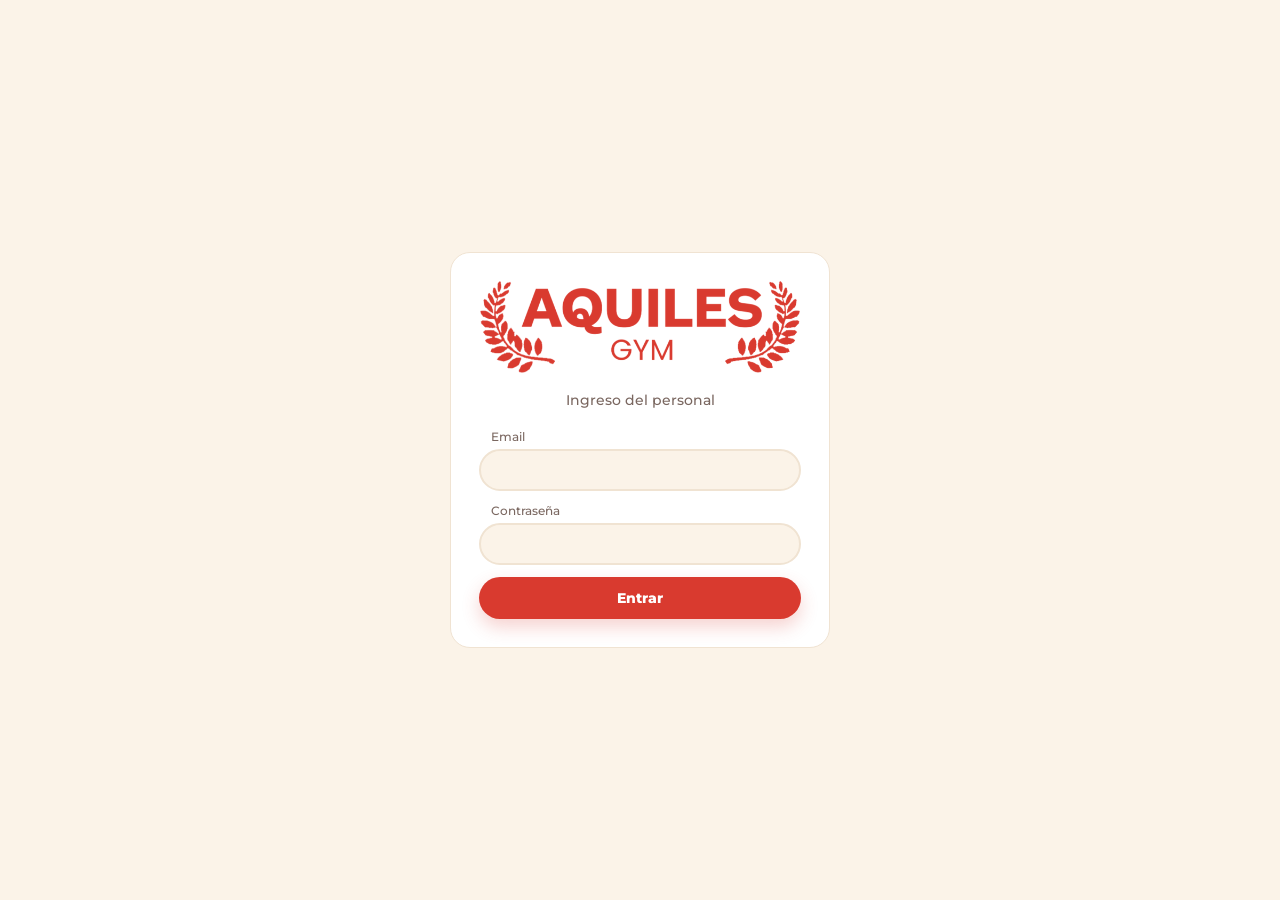
<file: index.html>
<!doctype html>
<html lang="es">
  <head>
    <meta charset="UTF-8" />
    <link rel="icon" type="image/png" href="./favicon.png" />
    <link rel="apple-touch-icon" href="./icon-192.png" />
    <link rel="preconnect" href="https://fonts.googleapis.com" />
    <link href="https://fonts.googleapis.com/css2?family=Bebas+Neue&family=Montserrat:wght@500;800&family=Poppins:wght@800&display=swap" rel="stylesheet" />
    <meta name="viewport" content="width=device-width, initial-scale=1.0" />
    <title>Aquiles GYM</title>
    <script type="module" crossorigin src="./assets/index-Dx-kNZo7.js"></script>
    <link rel="stylesheet" crossorigin href="./assets/index-D34jEGrf.css">
  </head>
  <body>
    <div id="root"></div>
  </body>
</html>
</file>
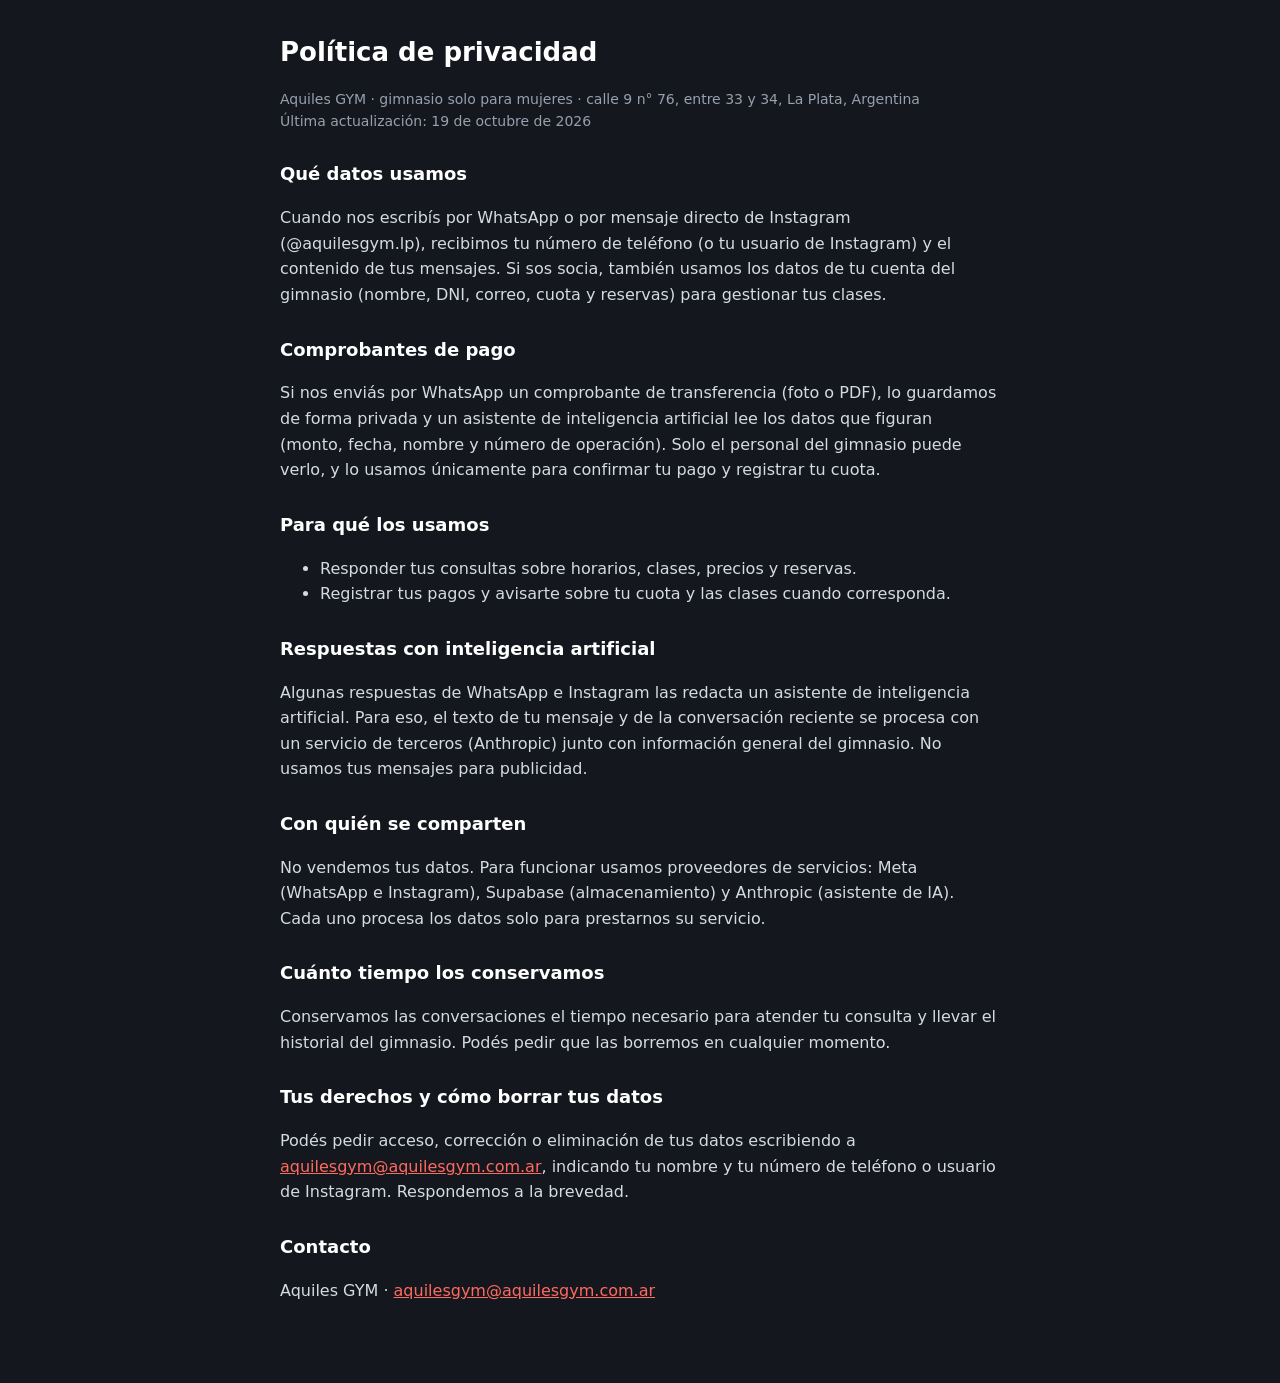
<file: privacidad.html>
<!doctype html>
<html lang="es">
<head>
<meta charset="UTF-8" />
<meta name="viewport" content="width=device-width, initial-scale=1.0" />
<title>Política de privacidad · Aquiles GYM</title>
<style>
  body{margin:0;background:#14181e;color:#fff;font-family:system-ui,Arial,sans-serif;line-height:1.6}
  main{max-width:720px;margin:0 auto;padding:32px 20px 64px}
  h1{font-size:26px;margin:0 0 4px}
  h2{font-size:18px;margin:28px 0 6px}
  p,li{color:#d5dae3}
  a{color:#ff6a60}
  .mute{color:#97a0af;font-size:14px}
</style>
</head>
<body>
<main>
  <h1>Política de privacidad</h1>
  <p class="mute">Aquiles GYM · gimnasio solo para mujeres · calle 9 n° 76, entre 33 y 34, La Plata, Argentina<br/>Última actualización: 19 de octubre de 2026</p>

  <h2>Qué datos usamos</h2>
  <p>Cuando nos escribís por WhatsApp o por mensaje directo de Instagram (@aquilesgym.lp), recibimos tu número de teléfono (o tu usuario de Instagram) y el contenido de tus mensajes. Si sos socia, también usamos los datos de tu cuenta del gimnasio (nombre, DNI, correo, cuota y reservas) para gestionar tus clases.</p>

  <h2>Comprobantes de pago</h2>
  <p>Si nos enviás por WhatsApp un comprobante de transferencia (foto o PDF), lo guardamos de forma privada y un asistente de inteligencia artificial lee los datos que figuran (monto, fecha, nombre y número de operación). Solo el personal del gimnasio puede verlo, y lo usamos únicamente para confirmar tu pago y registrar tu cuota.</p>

  <h2>Para qué los usamos</h2>
  <ul>
    <li>Responder tus consultas sobre horarios, clases, precios y reservas.</li>
    <li>Registrar tus pagos y avisarte sobre tu cuota y las clases cuando corresponda.</li>
  </ul>

  <h2>Respuestas con inteligencia artificial</h2>
  <p>Algunas respuestas de WhatsApp e Instagram las redacta un asistente de inteligencia artificial. Para eso, el texto de tu mensaje y de la conversación reciente se procesa con un servicio de terceros (Anthropic) junto con información general del gimnasio. No usamos tus mensajes para publicidad.</p>

  <h2>Con quién se comparten</h2>
  <p>No vendemos tus datos. Para funcionar usamos proveedores de servicios: Meta (WhatsApp e Instagram), Supabase (almacenamiento) y Anthropic (asistente de IA). Cada uno procesa los datos solo para prestarnos su servicio.</p>

  <h2>Cuánto tiempo los conservamos</h2>
  <p>Conservamos las conversaciones el tiempo necesario para atender tu consulta y llevar el historial del gimnasio. Podés pedir que las borremos en cualquier momento.</p>

  <h2>Tus derechos y cómo borrar tus datos</h2>
  <p>Podés pedir acceso, corrección o eliminación de tus datos escribiendo a <a href="mailto:aquilesgym@aquilesgym.com.ar">aquilesgym@aquilesgym.com.ar</a>, indicando tu nombre y tu número de teléfono o usuario de Instagram. Respondemos a la brevedad.</p>

  <h2>Contacto</h2>
  <p>Aquiles GYM · <a href="mailto:aquilesgym@aquilesgym.com.ar">aquilesgym@aquilesgym.com.ar</a></p>
</main>
</body>
</html>
</file>
<file: assets/index-D34jEGrf.css>
:root{--lightningcss-light:initial;--lightningcss-dark: ;color-scheme:light;--teal:#d93a2f;--teal2:#b92a21;--teal-l:#fce6de;--ink:#2b1b17;--mute:#7a6760;--bg:#fbf3e8;--card:#fff;--card2:#fbf3e8;--line:#f0e3d2;--red:#b92a21;--danger:#b92a21;--amber:#9a6212;--green:#2e8b5e;--info:#2b6cb0;--wait:#6b5bd2;--side:#fff;--blush:#fce6de;--tint:#f7ebdb;--shadow:0 6px 20px #5a2a1a14}*{box-sizing:border-box}html,body,#root{height:100%;margin:0}body{color:var(--ink);background:var(--bg);-webkit-font-smoothing:antialiased;font-family:Montserrat,system-ui,Arial,sans-serif;font-size:14px;font-weight:500}button,input,select,textarea{font:inherit;color:inherit}a{color:inherit;text-decoration:none}h1,.brand{letter-spacing:.02em;font-family:Bebas Neue,Impact,sans-serif;font-weight:400}h2,h3{font-family:Montserrat,sans-serif;font-weight:800}::selection{background:#d93a2f33}::-webkit-scrollbar{width:10px;height:10px}::-webkit-scrollbar-thumb{background:#e2d2bd;border-radius:99px}::-webkit-scrollbar-track{background:0 0}.app{grid-template-rows:68px 1fr;grid-template-columns:240px 1fr;gap:16px;height:100%;padding:16px;display:grid}.top{background:var(--card);box-shadow:var(--shadow);z-index:2;border-radius:24px;grid-column:1/-1;align-items:center;gap:14px;padding:0 24px;display:flex}.logo{width:auto;height:42px;display:block}.brand{font-size:24px}.badge{color:var(--amber);background:#f6e2bd;border-radius:99px;padding:5px 12px;font-size:12px;font-weight:800}.badge.ok{color:var(--green);background:#ddf1e6}.grow{flex:1}.side{background:var(--card);box-shadow:var(--shadow);border-radius:24px;padding:16px 12px;overflow:auto}.side a{height:44px;color:var(--mute);border-radius:99px;align-items:center;gap:12px;margin-bottom:4px;padding:0 16px;font-size:14px;font-weight:500;transition:background .25s,color .25s,box-shadow .25s;display:flex}.side a.on{background:var(--teal);color:#fff;font-weight:800;box-shadow:0 6px 14px #d93a2f44}.side a.on .ico{color:#fff}.side a:hover:not(.on){background:var(--tint);color:var(--ink)}.side .ico{justify-content:center;width:20px;display:inline-flex}.main{padding:12px 18px 48px 8px;overflow:auto}.main h1{margin:0 0 4px;font-size:48px;line-height:1.05}.sub{color:var(--mute);margin:0 0 20px}.grid{gap:16px;display:grid}.g3{grid-template-columns:repeat(3,1fr)}.g4{grid-template-columns:repeat(4,1fr)}.g2{grid-template-columns:1fr 1fr}@media (width<=900px){.app{grid-template-rows:68px auto minmax(0,1fr);grid-template-columns:1fr;gap:12px;padding:12px}.side{border-radius:99px;padding:8px 10px;display:flex;overflow-x:auto}.side a{white-space:nowrap;flex:none;height:40px;margin:0 4px 0 0;padding:0 14px}.g3,.g4,.g2{grid-template-columns:1fr}.main{padding:6px 4px 36px}.brand{display:none}}.card{background:var(--card);box-shadow:var(--shadow);border:0;border-radius:24px;padding:20px}.card h3{margin:0 0 6px;font-size:16px}.stat b{font-family:Poppins,sans-serif;font-size:34px;font-weight:800;line-height:1.15;display:block}.stat span{color:var(--mute);font-size:13px}.row{align-items:center;gap:10px;display:flex}.between{justify-content:space-between}.wrap{flex-wrap:wrap}.btn{background:var(--teal);color:#fff;cursor:pointer;border:2px solid #0000;border-radius:99px;padding:10px 22px;font-family:Montserrat,sans-serif;font-weight:800;transition:background .2s,transform .15s,box-shadow .2s;box-shadow:0 8px 18px #d93a2f3a}.btn:hover{background:var(--teal2)}.btn:active{transform:scale(.98)}.btn.sec{background:var(--blush);color:var(--teal2);box-shadow:none}.btn.sec:hover{background:#f8d6cb}.btn.red{background:var(--card);color:var(--teal2);box-shadow:none;border-color:#f4c4ba}.btn.red:hover{background:#fdede8}.btn.sm{padding:6px 14px;font-size:12px}.btn:disabled{opacity:.5;cursor:not-allowed;box-shadow:none}input,select,textarea{border:2px solid var(--line);background:var(--card2);border-radius:99px;outline:none;width:100%;padding:10px 18px;transition:border-color .2s,box-shadow .2s,background .2s}textarea{border-radius:20px}input[type=checkbox],input[type=radio]{accent-color:var(--teal)}input:focus,select:focus,textarea:focus{border-color:var(--teal);background:#fff;box-shadow:0 0 0 4px #d93a2f1f}input::placeholder,textarea::placeholder{color:#b3a39a}input[type=color]{height:40px;padding:2px}option{color:var(--ink);background:#fff}label{color:var(--mute);margin:0 0 5px 12px;font-size:12px;font-weight:500;display:block}label.row{margin-left:0}.field{margin-bottom:12px}table{border-collapse:collapse;width:100%}th{letter-spacing:.06em;text-transform:uppercase;color:var(--mute);text-align:left;border-bottom:2px solid var(--line);padding:10px;font-family:Montserrat,sans-serif;font-size:11px;font-weight:800}td{border-bottom:1px solid var(--line);vertical-align:middle;padding:12px 10px}tr:hover td{background:#fbf3e880}.pill{border-radius:99px;padding:4px 12px;font-size:11px;font-weight:800;display:inline-block}.pill.active,.pill.booked{color:var(--green);background:#ddf1e6}.pill.soon,.pill.waitlist{color:var(--amber);background:#f9e8c4}.pill.expired,.pill.cancelled,.pill.no_show{background:var(--blush);color:var(--teal2)}.pill.none{background:var(--tint);color:var(--mute)}.pill.attended{color:var(--info);background:#dcebfa}.err{background:var(--blush);color:var(--teal2);border-radius:18px;margin-bottom:12px;padding:11px 16px}.okmsg{color:#1f6b45;background:#ddf1e6;border-radius:18px;margin-bottom:12px;padding:11px 16px}.empty{text-align:center;color:var(--mute);padding:28px 8px}.day h3{margin:18px 0 8px;font-size:15px}.day h3:first-letter{text-transform:uppercase}.ev{background:var(--card);border-left:6px solid var(--teal);box-shadow:var(--shadow);cursor:pointer;border-radius:22px;align-items:center;gap:14px;margin-bottom:10px;padding:14px 18px;transition:transform .2s,box-shadow .2s;display:flex}.ev:hover{transform:translateY(-2px);box-shadow:0 10px 26px #5a2a1a1f}.ev .t{width:92px;font-family:Poppins,sans-serif;font-weight:800}.bar{background:var(--tint);border-radius:99px;width:110px;height:7px;overflow:hidden}.bar i{background:var(--green);border-radius:99px;height:100%;display:block}.bar.full i{background:var(--teal)}.modal-bg{-webkit-backdrop-filter:blur(3px);backdrop-filter:blur(3px);z-index:10;background:#2b1b1766;place-items:center;padding:16px;display:grid;position:fixed;inset:0}.modal{background:var(--card);border-radius:28px;width:100%;max-width:560px;max-height:92vh;padding:26px;overflow:auto;box-shadow:0 24px 60px #5a2a1a40}.modal h2{margin:0 0 14px;font-size:20px}.result{text-align:center;color:#fff;border-radius:24px;margin-bottom:16px;padding:22px}.result.allowed{background:var(--green)}.result.denied{background:var(--teal)}.result h2{margin:0 0 4px;font-family:Poppins,sans-serif;font-size:26px;font-weight:800}#qr-reader{width:100%;max-width:420px;margin:0 auto}.cred{text-align:center;color:#111;background:#fff;border:2px solid #222;border-radius:14px;width:260px;margin:0 auto;padding:16px}@media print{.top,.side,.no-print{display:none!important}.app{padding:0;display:block}.main{overflow:visible}body{color:#000;background:#fff}}.suggest{z-index:30;background:#fff;border-radius:20px;margin-top:4px;position:absolute;top:100%;left:0;right:0;overflow:hidden;box-shadow:0 14px 34px #5a2a1a33}.suggest .item{cursor:pointer;padding:10px 16px}.suggest .item.on{background:var(--blush)}.picked{border:2px solid var(--line);background:var(--card2);border-radius:99px;flex:1;padding:10px 16px}.memlink{color:inherit;border-bottom:1px dashed var(--mute);text-decoration:none}.memlink:hover{color:var(--teal);border-bottom-color:var(--teal)}.btn.wa{color:#05301a;box-shadow:none;background:#25d366;align-items:center;text-decoration:none;display:inline-flex}.login{place-items:center;height:100%;padding:16px;display:grid}.login .logo-big{height:92px;margin:0 auto 18px;display:block}.login .card{width:380px;padding:28px}.kiosk{background:var(--bg);grid-template-columns:minmax(380px,46%) 1fr;display:grid;position:fixed;overflow:auto}.k-msg{text-align:center;color:var(--mute);grid-column:1/-1;place-items:center;font-size:22px;display:grid}.k-qr{background:var(--card);box-shadow:var(--shadow);border-radius:32px;flex-direction:column;justify-content:center;align-items:center;display:flex}.k-logo{margin-bottom:12px}.kiosk h1{text-align:center;margin:0 0 18px}.k-qrbox{border:2px solid var(--line);background:#fff;line-height:0;box-shadow:0 6px 18px #5a2a1a1f}.k-hint{color:var(--mute);text-align:center}.k-clock{color:var(--teal);font-family:Poppins,sans-serif;font-weight:800}.k-info{flex-direction:column;min-width:0;display:flex}.k-info h2{color:var(--mute);margin:0}.k-card{background:var(--card);box-shadow:var(--shadow);border-radius:28px}.k-big{margin:0 0 6px;font-family:Montserrat,sans-serif;font-weight:800}.k-time{color:var(--mute);margin-left:10px;font-weight:500}.k-row{color:var(--mute);margin:2px 0}.k-row b{color:var(--ink)}.k-count{color:var(--green)}.k-chips{flex-wrap:wrap;gap:10px;display:flex}.k-chip{background:var(--blush);color:var(--teal2);border-radius:99px;font-weight:800}.k-empty{color:var(--mute);font-size:18px}.k-foot{color:var(--mute);margin:auto 0 0}.k-foot b{color:var(--ink)}.k-full{z-index:5;color:var(--mute);border:2px solid var(--line);cursor:pointer;background:#fff;border-radius:99px;padding:8px 16px;font-size:14px;position:fixed;top:12px;right:12px}@media (width<=900px){.kiosk{grid-template-columns:1fr}}.kiosk{grid-template-rows:minmax(0,1fr);gap:min(24px,3vh);height:100dvh;padding:min(24px,3vh) min(24px,3vw);inset:0 0 auto}.k-qr{min-height:0;padding:1.5vh;overflow:hidden}.k-logo{height:clamp(32px,8vh,78px);margin-bottom:1vh}.kiosk h1{margin:0 0 1.2vh;font-size:clamp(26px,6.4vh,54px);line-height:1}.k-qrbox{border-radius:3vh;padding:1.6vh}.k-qrbox svg{width:min(34vw,42vh);height:auto}.k-hint{margin:1.4vh 0 .4vh;font-size:clamp(12px,2.3vh,20px)}.k-clock{margin:0;font-size:clamp(20px,5vh,44px)}.k-info{gap:1.6vh;min-height:0;overflow:auto}.k-info h2{font-size:clamp(16px,3.2vh,26px)}.k-card{padding:2vh 2.4vh}.k-big{font-size:clamp(18px,4vh,34px)}.k-time{font-size:clamp(14px,2.8vh,22px)}.k-row,.k-foot{font-size:clamp(13px,2.5vh,20px)}.k-count{margin:1.2vh 0;font-size:clamp(14px,2.8vh,22px)}.k-count b{font-size:clamp(18px,3.6vh,30px)}.k-chip{padding:.8vh 1.6vh;font-size:clamp(13px,2.5vh,20px)}.k-hola{z-index:20;background:#fbf3e8f2;place-items:center;padding:3vh 3vw;animation:.25s k-in;display:grid;position:fixed;inset:0}.k-hola-card{background:var(--card);text-align:center;border:3px solid #9fd6b7;border-radius:5vh;max-width:90vw;padding:4vh 5vw;box-shadow:0 24px 60px #5a2a1a2e}.k-hola-t{margin:0 0 1.5vh;font-family:Poppins,sans-serif;font-size:clamp(28px,9vh,64px);font-weight:800}.k-hola-c{margin:0 0 1vh;font-size:clamp(18px,5vh,34px);font-weight:800}.k-hola-s{color:var(--green);margin:0 0 1vh;font-size:clamp(14px,3.2vh,24px);font-weight:800}.k-hola-q{color:var(--mute);margin:1.6vh 0 0;font-size:clamp(14px,3.4vh,26px)}.k-hola-q.warn{color:var(--amber);font-weight:800}.k-hola-b{color:var(--teal2);margin:2vh 0 0;font-family:Poppins,sans-serif;font-size:clamp(18px,4.4vh,32px);font-weight:800}@keyframes k-in{0%{opacity:0}to{opacity:1}}.k-hola-card.mal{border-color:var(--teal);background:linear-gradient(180deg,#fce6de,var(--card))}.k-rojo{font-weight:800;color:var(--teal2)!important}.k-hola-q.k-rojo{font-size:clamp(18px,4.6vh,34px)}.k-video{aspect-ratio:16/9;background:#000;border:0;border-radius:2vh;width:min(52vw,71.2vh);height:auto;margin-top:2vh}.k-sonido{z-index:30;color:var(--teal2);border:2px solid var(--line);cursor:pointer;background:#fff;border-radius:99px;padding:10px 18px;font:800 14px Montserrat,sans-serif;position:fixed;bottom:12px;right:12px;box-shadow:0 6px 18px #5a2a1a26}.k-hola.fiesta{background:#fbf3e8f7;overflow:hidden}.k-hola.fiesta .k-hola-card{z-index:2;border-color:var(--teal);border-width:4px;width:min(94vw,1100px);position:relative}.k-feliz{white-space:nowrap;letter-spacing:.02em;color:var(--teal);margin:0 0 1vh;font-family:Bebas Neue,Impact,sans-serif;font-size:clamp(40px,min(21vh,10.5vw),190px);line-height:.95}.k-nombre{margin-bottom:2vh!important;font-size:clamp(34px,13vh,110px)!important}.k-confeti{z-index:1;pointer-events:none;font-size:clamp(26px,7vh,64px);animation:linear infinite k-cae;position:absolute;top:-12vh}@keyframes k-cae{0%{transform:translateY(0)rotate(0)}to{transform:translateY(125vh)rotate(360deg)}}.caja-kpis{grid-template-columns:repeat(auto-fit,minmax(220px,1fr));gap:12px;margin-bottom:14px;display:grid}.caja-kpi{flex-direction:column;gap:4px;display:flex}.caja-kpi>span{color:var(--mute);text-transform:uppercase;letter-spacing:.05em;font-size:12px;font-weight:800}.caja-kpi>b{font-family:Poppins,sans-serif;font-size:28px;font-weight:800;line-height:1.15}.caja-kpi.main>b{color:var(--teal);font-size:36px}.caja-kpi>b.ok{color:var(--green)}.caja-kpi>b.mal{color:var(--teal2)}.caja-kpi>b.sobra{color:var(--amber)}.caja-kpi>small{color:var(--mute);font-size:12px}.caja-form{margin-bottom:12px}.caja-form h3{margin:0 0 10px;font-size:16px}.caja-fila{grid-template-columns:2fr 1fr;gap:12px;display:grid}@media (width<=560px){.caja-fila{grid-template-columns:1fr}}.caja-form input,.caja-hist-head select{box-sizing:border-box;width:100%}.caja-medios{flex-wrap:wrap;gap:10px;display:flex}.caja-medios .medio{border:2px solid var(--line);background:var(--card);cursor:pointer;min-width:140px;color:var(--ink,#3a2a22);border-radius:99px;flex:1;padding:12px 14px;font:800 14px Montserrat,sans-serif}.caja-medios .medio.on{border-color:var(--teal);background:var(--blush);color:var(--teal2)}.caja-acciones{flex-wrap:wrap;gap:10px;margin:6px 0 12px;display:flex}.caja-hist-head{justify-content:space-between;align-items:center;gap:12px;margin:18px 0 8px;display:flex}.caja-hist-head h2{margin:0;font-size:20px}.caja-hist-head select{width:auto;min-width:170px}.caja-dia{margin-bottom:12px;padding:14px 16px}.caja-dia-head{flex-wrap:wrap;justify-content:space-between;gap:8px;margin-bottom:6px;display:flex}.caja-dia-head span{color:var(--mute);font-size:12px}.caja-mov{border-top:1px solid var(--line);flex-wrap:wrap;align-items:center;gap:10px;padding:9px 0;display:flex}.caja-mov .h{color:var(--mute);flex:none;width:44px;font-size:12px}.caja-mov .d{flex-direction:column;flex:1;min-width:140px;display:flex}.caja-mov .d small{color:var(--mute);font-size:12px}.caja-mov .m{white-space:nowrap;font-family:Poppins,sans-serif;font-weight:800}.caja-mov .m.neg{color:var(--teal2)}.caja-mov.anulado{opacity:.5}.caja-mov.anulado .d b,.caja-mov.anulado .m{text-decoration:line-through}.caja-aviso{color:var(--amber);margin-top:6px;font-size:12px;font-weight:700;display:block}.cmp-kpis{grid-template-columns:repeat(auto-fit,minmax(170px,1fr));gap:12px;margin-bottom:16px;display:grid}.cmp-kpi{background:var(--card);box-shadow:var(--shadow);border-radius:20px;flex-direction:column;gap:2px;padding:14px 16px;display:flex}.cmp-kpi span{color:var(--mute);text-transform:uppercase;letter-spacing:.05em;font-size:12px;font-weight:800}.cmp-kpi b{font-family:Poppins,sans-serif;font-size:26px;font-weight:800;line-height:1.2}.cmp-kpi small{color:var(--mute);font-size:12px}.cmp-tabs{border-bottom:2px solid var(--line);flex-wrap:wrap;gap:4px;margin-bottom:14px;display:flex}.cmp-tab{color:var(--mute);cursor:pointer;background:0 0;border:0;border-bottom:3px solid #0000;border-radius:0;margin-bottom:-2px;padding:10px 16px;font:700 14px Montserrat,sans-serif}.cmp-tab:hover{color:var(--ink)}.cmp-tab.on{color:var(--teal2);border-bottom-color:var(--teal)}.cmp-tools{flex-wrap:wrap;align-items:center;gap:10px;margin-bottom:12px;display:flex}.cmp-aviso{color:var(--amber);background:#f9e8c4;border-radius:16px;margin-bottom:10px;padding:10px 16px;font-size:13px}.cmp-main{grid-template-columns:minmax(0,1fr);align-items:start;gap:16px;display:grid}.cmp-main.open{grid-template-columns:minmax(0,1fr) minmax(340px,440px)}@media (width<=1000px){.cmp-main.open{grid-template-columns:minmax(0,1fr)}}.cmp-dia{color:var(--mute);text-transform:uppercase;letter-spacing:.06em;margin:16px 0 6px;font-size:12px;font-weight:800}.cmp-row{background:var(--card);cursor:pointer;box-shadow:var(--shadow);border:2px solid #0000;border-radius:16px;grid-template-columns:52px minmax(0,1fr) auto auto;align-items:center;gap:12px;margin-bottom:6px;padding:11px 14px;display:grid}.cmp-row:hover{border-color:var(--line)}.cmp-row.sel{border-color:var(--teal);background:var(--blush)}.cmp-hora{color:var(--mute);font-family:Poppins,sans-serif;font-size:13px;font-weight:800}.cmp-nom b{display:block}.cmp-nom small{color:var(--mute);font-size:12px;display:block}.cmp-monto{white-space:nowrap;font-family:Poppins,sans-serif;font-weight:800}.cmp-estado{flex-wrap:wrap;justify-content:flex-end;align-items:center;gap:6px;display:flex}@media (width<=640px){.cmp-row{grid-template-columns:44px minmax(0,1fr) auto}.cmp-estado{grid-column:2/4;justify-content:flex-start}}.cmp-panel{background:var(--card);box-shadow:var(--shadow);border-radius:24px;padding:18px;position:sticky;top:76px}.fa-overlay{z-index:60;background:#281e288c;padding:18px 12px;position:fixed;inset:0;overflow:auto}.fa-bar{justify-content:center;gap:8px;margin-bottom:12px;display:flex}.fa-doc{color:#111;background:#fff;border:1px solid #bbb;max-width:760px;margin:0 auto;padding:22px 26px;font-size:13px;line-height:1.45}.fa-prueba{text-align:center;letter-spacing:.5px;background:#fff3cd;border:1px solid #e0c36a;margin-bottom:12px;padding:6px;font-weight:800}.fa-head{border:1px solid #333;grid-template-columns:1fr 64px 1fr;gap:0;margin-bottom:10px;display:grid}.fa-head>div{padding:10px 12px}.fa-head h2{margin:0 0 6px;font-size:18px}.fa-letra{text-align:center;border-left:1px solid #333;border-right:1px solid #333;flex-direction:column;justify-content:center;align-items:center;display:flex}.fa-letra b{font-size:34px;line-height:1}.fa-fila{border:1px solid #333;border-top:0;padding:7px 12px}.fa-head+.fa-fila{border-top:1px solid #333}.fa-items{border-collapse:collapse;width:100%;margin-top:10px}.fa-items th,.fa-items td{text-align:left;background:#fff;border:1px solid #333;padding:7px 10px}.fa-items th{background:#eee}.fa-total{text-align:right;margin:12px 0;font-size:16px}.fa-pie{border-top:1px solid #333;align-items:center;gap:16px;padding-top:12px;display:flex}@media (width<=640px){.fa-head{grid-template-columns:1fr}.fa-letra{border:1px solid #333;border-left:0;border-right:0;padding:6px}.fa-doc{padding:14px}}@media print{body *{visibility:hidden}.fa-overlay,.fa-overlay *{visibility:visible}.fa-overlay{background:#fff;padding:0;position:absolute;inset:0;overflow:visible}.fa-bar{display:none}.fa-doc{border:0;max-width:none;padding:0}}.app{grid-template-columns:230px minmax(0,1fr)}.card,.ev{box-shadow:none;border:1px solid var(--line)}.ev{border-left-width:6px}.top,.side{box-shadow:none;border:1px solid var(--line)}.top{z-index:5}.card{border-radius:20px}.main{min-width:0}.side .grupo-t{color:var(--mute);padding:14px 16px 6px;font-size:11px;font-weight:800}.side a{height:40px;margin-bottom:2px}.side a.on{box-shadow:none}.punto{background:var(--green);border-radius:50%;flex:none;width:10px;height:10px}.buscador{flex:1;align-items:center;max-width:520px;margin:0 auto;display:flex;position:relative}.buscador>svg{color:var(--mute);pointer-events:none;position:absolute;left:16px}.buscador input{height:44px;padding-left:44px}.buscador .suggest{border:1px solid var(--line);margin-top:8px}.buscador .item.fila{justify-content:space-between;align-items:center;gap:10px;display:flex}.buscador .item small{color:var(--mute);font-size:12px;display:block}.seccion-tabs{background:var(--card);border:1px solid var(--line);border-radius:99px;gap:6px;width:max-content;max-width:100%;margin-bottom:16px;padding:5px;display:flex;overflow-x:auto}.seccion-tabs a{color:var(--mute);white-space:nowrap;border-radius:99px;padding:8px 16px;font-size:13px;transition:background .2s,color .2s}.seccion-tabs a.active{background:var(--blush);color:var(--teal2);font-weight:800}.pagina{animation:.26s cubic-bezier(.2,.8,.2,1) backwards entra}@keyframes entra{0%{opacity:0;transform:translateY(10px)}to{opacity:1;transform:none}}.kpis{grid-template-columns:repeat(4,minmax(0,1fr));gap:12px;margin-bottom:16px;display:grid}.kpi{background:var(--card);border:1px solid var(--line);border-radius:20px;padding:14px 18px;transition:transform .18s,border-color .18s}.kpi:hover{border-color:#e2cdb4;transform:translateY(-2px)}.kpi span,.kpi small{color:var(--mute);font-size:12px;display:block}.kpi b{letter-spacing:.02em;font-family:Bebas Neue,Impact,sans-serif;font-size:42px;font-weight:400;line-height:1.1;display:block}.kpi.destacado{background:var(--teal);border-color:var(--teal)}.kpi.destacado span,.kpi.destacado small,.kpi.destacado b{color:#fff}.inicio-cols{grid-template-columns:minmax(0,1fr) minmax(0,1.25fr);align-items:start;gap:16px;display:grid}.pendiente{border-bottom:1px solid var(--line);justify-content:space-between;align-items:center;gap:12px;padding:12px 4px;transition:padding .18s;display:flex}.pendiente:last-child{border-bottom:0}.pendiente:hover{padding-left:10px}.pendiente small,.clase-hoy small{color:var(--mute);font-size:12px;display:block}.pendiente .flecha{color:var(--teal);font-size:24px;line-height:1}.clase-hoy{border-bottom:1px solid var(--line);align-items:center;gap:12px;padding:10px 4px;display:flex}.clase-hoy:last-child{border-bottom:0}.clase-hoy>i{border-radius:9px;width:6px;height:36px}.clase-hoy .h{width:52px;font-family:Bebas Neue,Impact,sans-serif;font-size:24px}.clase-hoy .n{flex:1;min-width:0}.clase-hoy .c{flex-direction:column;align-items:flex-end;gap:4px;font-size:12px;display:flex}.clase-hoy .bar{width:70px;display:block}.empty.loading{flex-direction:column;gap:10px;margin:4px 0 12px;padding:0;font-size:0;display:flex}.empty.loading:before,.empty.loading:after{content:"";background:var(--line);border-radius:18px;animation:.9s ease-in-out infinite alternate late;display:block}.empty.loading:before{height:84px}.empty.loading:after{height:150px;animation-delay:.2s}@keyframes late{0%{opacity:.4}to{opacity:1}}.modal-bg{justify-content:flex-end;align-items:stretch;padding:0;animation:.2s both fondo;display:flex}.modal{border-radius:28px 0 0 28px;height:100%;max-height:100%;animation:.28s cubic-bezier(.2,.8,.2,1) both lado}@keyframes fondo{0%{opacity:0}to{opacity:1}}@keyframes lado{0%{opacity:0;transform:translate(40px)}to{opacity:1;transform:none}}@keyframes sube{0%{opacity:0;transform:translateY(40px)}to{opacity:1;transform:none}}.abajo,.hoja-fondo{display:none}@media (width<=900px){.app{grid-template-rows:64px minmax(0,1fr) auto;grid-template-columns:minmax(0,1fr);gap:10px;padding:10px 10px 0}.side{display:none}.top{border-radius:20px;gap:10px;padding:0 12px}.top .logo{height:30px}.salir{display:none}.buscador input{height:40px;font-size:13px}.main{padding:4px 2px 24px}.abajo{background:var(--card);border-top:1px solid var(--line);padding:6px 4px calc(6px + env(safe-area-inset-bottom));grid-template-columns:repeat(5,1fr);margin:0 -10px;display:grid}.abajo a,.abajo button{color:var(--mute);cursor:pointer;background:0 0;border:0;flex-direction:column;align-items:center;gap:2px;padding:4px 0;font-size:11px;display:flex}.abajo .ico{border-radius:99px;justify-content:center;align-items:center;width:52px;height:28px;transition:background .2s;display:flex}.abajo .on{color:var(--teal);font-weight:800}.abajo .on .ico{background:var(--blush)}.hoja-fondo{z-index:8;background:#2b1b1766;align-items:flex-end;animation:.2s both fondo;display:flex;position:fixed;inset:0}.hoja{background:var(--card);border-radius:26px 26px 0 0;width:100%;max-height:80vh;padding:10px 16px 22px;animation:.26s cubic-bezier(.2,.8,.2,1) both sube;overflow:auto}.hoja .grupo{grid-template-columns:1fr 1fr;gap:6px;margin-top:6px;display:grid}.hoja .grupo-t{color:var(--mute);grid-column:1/-1;padding:8px 4px 0;font-size:11px;font-weight:800}.hoja a{border:1px solid var(--line);border-radius:16px;align-items:center;gap:10px;padding:12px;font-size:13px;display:flex}.hoja a.on{background:var(--blush);color:var(--teal2);border-color:var(--blush);font-weight:800}.kpis{grid-template-columns:1fr 1fr}.kpi b{font-size:34px}.inicio-cols{grid-template-columns:minmax(0,1fr)}.modal-bg{justify-content:center;align-items:flex-end}.modal{border-radius:26px 26px 0 0;max-width:none;height:auto;max-height:92vh;padding:20px;animation-name:sube}}@media (prefers-reduced-motion:reduce){.pagina,.modal,.modal-bg,.hoja,.hoja-fondo{animation:none}}@media print{.abajo,.seccion-tabs{display:none!important}}.seccion-tabs{scrollbar-width:none}.seccion-tabs::-webkit-scrollbar{display:none}.cmp-kpi,.caja-kpi{box-shadow:none;border:1px solid var(--line)}@media (width<=900px){.seccion-tabs{justify-content:space-between;width:100%;padding:4px}.seccion-tabs a{padding:7px 10px;font-size:12px}.cmp-kpis{grid-template-columns:1fr 1fr}.cmp-kpi b{font-size:21px}}.ficha-tabla{max-height:260px;overflow:auto}@media (width<=900px){.modal{max-height:92dvh;padding-bottom:calc(24px + env(safe-area-inset-bottom));overscroll-behavior:contain}.ficha-tabla{max-height:none;overflow:visible}.ficha-tabla table{font-size:13px}.ficha-tabla th,.ficha-tabla td{padding:9px 5px}.pagos-tabla thead{display:none}.pagos-tabla table,.pagos-tabla tbody{display:block}.pagos-tabla tr{border-bottom:1px solid var(--line);grid-template-columns:1fr auto;grid-template-areas:"fecha monto""plan vence""boton boton";gap:2px 12px;padding:12px 2px;display:grid}.pagos-tabla td{border:0;padding:0;display:block}.pagos-tabla td:first-child{grid-area:fecha;font-weight:800}.pagos-tabla td:nth-child(2){color:var(--mute);grid-area:plan}.pagos-tabla td:nth-child(3){text-align:right;white-space:nowrap;grid-area:monto;font-weight:800}.pagos-tabla td:nth-child(4){text-align:right;color:var(--mute);white-space:nowrap;grid-area:vence}.pagos-tabla td:nth-child(4):before{content:"Vence "}.pagos-tabla td:nth-child(5){grid-area:boton;margin-top:6px}.modal .grid.g3{gap:8px}.modal .card.stat{padding:10px 14px}}
</file>
